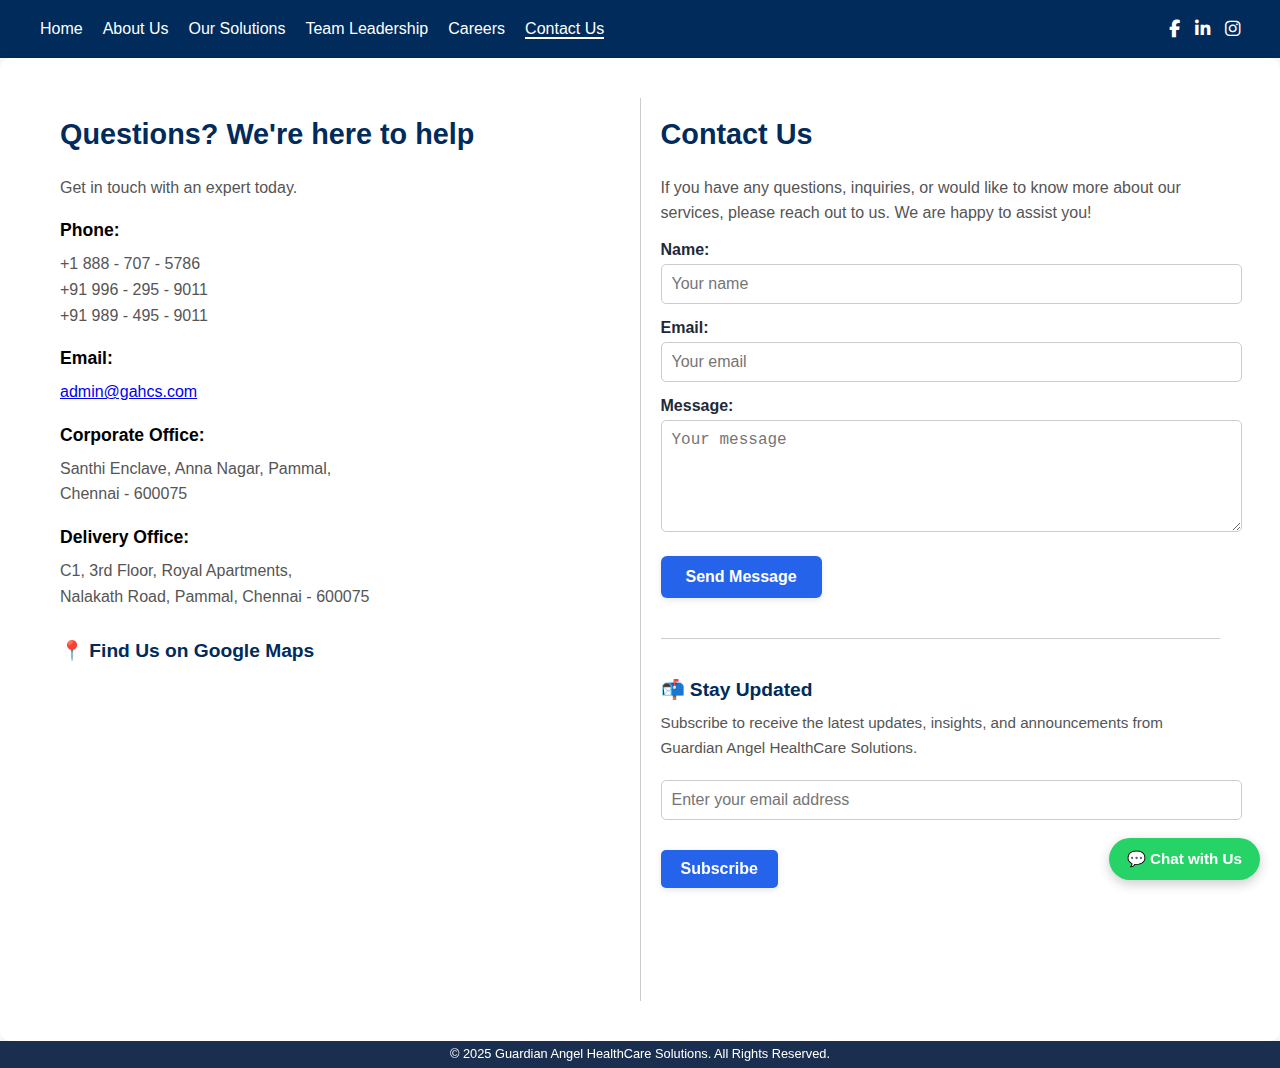
<file: contact.html>
<!DOCTYPE html>
<html lang="en">
<head>
  <meta charset="UTF-8" />
  <meta name="viewport" content="width=device-width, initial-scale=1.0" />
  <title>Contact Us - Guardian Angel HealthCare Solutions</title>
  <link rel="stylesheet" href="common.css" />
  <link rel="stylesheet" href="contact.css" />
<link rel="stylesheet" href="https://cdnjs.cloudflare.com/ajax/libs/font-awesome/6.5.0/css/all.min.css">
<a href="https://wa.me/919944963683" class="whatsapp-float" target="_blank" aria-label="Chat with us on WhatsApp">

  💬 Chat with Us
</a>

  <style>
    body {
      font-family: 'Segoe UI', sans-serif;
      margin: 0;
      background-color: #f9fafc;
      color: #1f2937;
    }

    header {
      background-color: #002B5B;
      padding: 0;
      margin: 0;
    }

    nav ul {
      list-style: none;
      display: flex;
      justify-content: center;
      gap: 20px;
      padding: 20px;
      margin: 0;
      background-color: #002B5B;
    }

    nav a {
      text-decoration: none;
      color: white;
      font-weight: 500;
    }

   nav a.active {
  color: white;
  text-decoration: underline;
  border-bottom: none;
}


    .container {
      display: flex;
      flex-wrap: wrap;
      padding: 40px;
      max-width: 1200px;
      margin: auto;
      background: #fff;
      box-shadow: 0 0 10px rgba(0,0,0,0.05);
      border-radius: 10px;
    }

    .contact-info, .contact-form {
      flex: 1 1 400px;
      padding: 20px;
    }

    .contact-info {
      border-right: 1px solid #ccc;
    }

    h2 {
      margin-top: 0;
      color: #002B5B;
      font-size: 1.8rem;
    }

    p {
      margin: 10px 0;
      color: #555;
      font-size: 1rem;
      line-height: 1.6;
    }

    .contact-info strong {
      display: block;
      margin-top: 20px;
      font-size: 1.1em;
      color: #000;
    }

    .contact-form label {
      display: block;
      margin-top: 15px;
      font-weight: bold;
      color: #1f2937;
    }

    .contact-form input,
    .contact-form textarea {
      width: 100%;
      padding: 10px;
      margin-top: 5px;
      border: 1px solid #ccc;
      border-radius: 5px;
      font-size: 1rem;
      resize: vertical;
    }

    .contact-form input:focus,
    .contact-form textarea:focus {
      outline: 2px solid #2563eb;
      border-color: #2563eb;
    }

    .contact-form button {
      margin-top: 20px;
      padding: 12px 25px;
      background-color: #2563eb;
      color: white;
      border: none;
      border-radius: 6px;
      font-size: 1rem;
      font-weight: 600;
      cursor: pointer;
      box-shadow: 0 2px 6px rgba(0,0,0,0.1);
      transition: background-color 0.3s ease;
    }

    .contact-form button:hover {
      background-color: #1e40af;
    }

    .map-embed {
      margin-top: 30px;
    }

    .map-embed h3 {
      font-size: 1.2rem;
      color: #002B5B;
      margin-bottom: 15px;
    }

    @media (max-width: 768px) {
      .container {
        flex-direction: column;
      }

      .contact-info {
        border-right: none;
        border-bottom: 1px solid #ccc;
      }

      .contact-info, .contact-form {
        padding: 30px 20px;
      }
    }

    footer {
      background-color: #1a2e4f;
      color: white;
      text-align: center;
      padding: 10px 20px;
      font-size: 0.8rem;
    }

.whatsapp-float {
  position: fixed;
  bottom: 20px;
  right: 20px;
  background-color: #25D366;
  color: white;
  padding: 12px 18px;
  border-radius: 50px;
  font-weight: 600;
  font-size: 0.95rem;
  text-decoration: none;
  box-shadow: 0 4px 12px rgba(0,0,0,0.2);
  z-index: 999;
  transition: background-color 0.3s ease;
}

.whatsapp-float:hover {
  background-color: #128C7E;
}

.newsletter-signup {
  margin-top: 40px;
  padding-top: 20px;
  border-top: 1px solid #ccc;
}

.newsletter-signup h3 {
  font-size: 1.2rem;
  color: #002B5B;
  margin-bottom: 10px;
}

.newsletter-signup p {
  font-size: 0.95rem;
  color: #555;
  margin-bottom: 15px;
}

.newsletter-signup input {
  width: 100%;
  padding: 10px;
  border-radius: 5px;
  border: 1px solid #ccc;
  font-size: 1rem;
  margin-bottom: 10px;
}

.newsletter-signup button {
  background-color: #2563eb;
  color: white;
  padding: 10px 20px;
  border: none;
  border-radius: 5px;
  font-size: 1rem;
  font-weight: 600;
  cursor: pointer;
  transition: background-color 0.3s ease;
}

.newsletter-signup button:hover {
  background-color: #1e40af;
}

#newsletter-success {
  font-size: 0.95rem;
  font-weight: 500;
}
  </style>
</head>

<body>
  <!-- Header / Navigation -->
<header>
  <div class="nav-wrapper">
    <ul class="nav-links">
      <li><a href="index.html">Home</a></li>
      <li><a href="about.html">About Us</a></li>
      <li><a href="solutions.html">Our Solutions</a></li>
      <li><a href="team.html">Team Leadership</a></li>
      <li><a href="careers.html">Careers</a></li>
      <li><a href="contact.html"class="active">Contact Us</a></li>
    </ul>
    <div class="social-icons">
      <a href="#"><i class="fab fa-facebook-f"></i></a>
      <a href="#"><i class="fab fa-linkedin-in"></i></a>
      <a href="#"><i class="fab fa-instagram"></i></a>
    </div>
  </div>
</header>

  <!-- Contact Section -->
  <div class="container">
    <!-- Left Section: Contact Information -->
    <div class="contact-info">
      <h2>Questions? We're here to help</h2>
      <p>Get in touch with an expert today.</p>

      <strong>Phone:</strong>
      <p>
        +1 888 - 707 - 5786<br>
        +91 996 - 295 - 9011<br>
        +91 989 - 495 - 9011
        
      </p>

      <strong>Email:</strong>
      <p><a href="mailto:admin@gahcs.com">admin@gahcs.com</a></p>

      <strong>Corporate Office:</strong>
      <p>Santhi Enclave, Anna Nagar, Pammal,<br>Chennai - 600075</p>

      <strong>Delivery Office:</strong>
      <p>C1, 3rd Floor, Royal Apartments,<br>Nalakath Road, Pammal, Chennai - 600075</p>

      <!-- Google Map Embed -->
      <div class="map-embed">
        <h3>📍 Find Us on Google Maps</h3>
        <iframe
          src="https://www.google.com/maps/embed?pb=!1m16!1m12!1m3!1d3887.9285083880286!2d80.1393562755424!3d12.976424364771592!2m3!1f0!2f0!3f0!3m2!1i1024!2i768!4f13.1!2m1!1sRoyal%20Apartments%2C%20Nalathambi%20Road%2C%20Pammal%2C%20Chennai%20-%20600075!5e0!3m2!1sen!2sus!4v1757811238322!5m2!1sen!2sus"
          width="100%"
          height="300"
          style="border:0; border-radius: 10px;"
          allowfullscreen=""
          loading="lazy"
          referrerpolicy="no-referrer-when-downgrade"
        ></iframe>
      </div>
    </div>

    <!-- Right Section: Contact Form -->
    <div class="contact-form">
      <h2>Contact Us</h2>
      <p>If you have any questions, inquiries, or would like to know more about our services, please reach out to us. We are happy to assist you!</p>

      <form action="#" method="post" role="form">
        <label for="name">Name:</label>
        <input type="text" id="name" name="name" placeholder="Your name" required>

        <label for="email">Email:</label>
        <input type="email" id="email" name="email" placeholder="Your email" required>

        <label for="message">Message:</label>
        <textarea id="message" name="message" rows="5" placeholder="Your message" required></textarea>

        <button type="submit" aria-label="Send your message">Send Message</button>
      </form>

<div class="newsletter-signup">
  <h3>📬 Stay Updated</h3>
  <p>Subscribe to receive the latest updates, insights, and announcements from Guardian Angel HealthCare Solutions.</p>
  <form id="newsletter-form">
    <input type="email" id="newsletter-email" placeholder="Enter your email address" required>
    <button type="submit">Subscribe</button>
  </form>
  <p id="newsletter-success" style="display:none; color:green; margin-top:10px;">
    ✅ Thanks for subscribing!
  </p>
</div>
</div>
    </div>
  </div>

<script>
  document.getElementById("newsletter-form").addEventListener("submit", function(e) {
    e.preventDefault(); // Prevent actual form submission
    document.getElementById("newsletter-success").style.display = "block";
    this.reset(); // Optional: clear the input field
  });
</script>

  <!-- Footer -->
  <footer>
    © 2025 Guardian Angel HealthCare Solutions. All Rights Reserved.
  </footer>
</body>
</html>
</file>
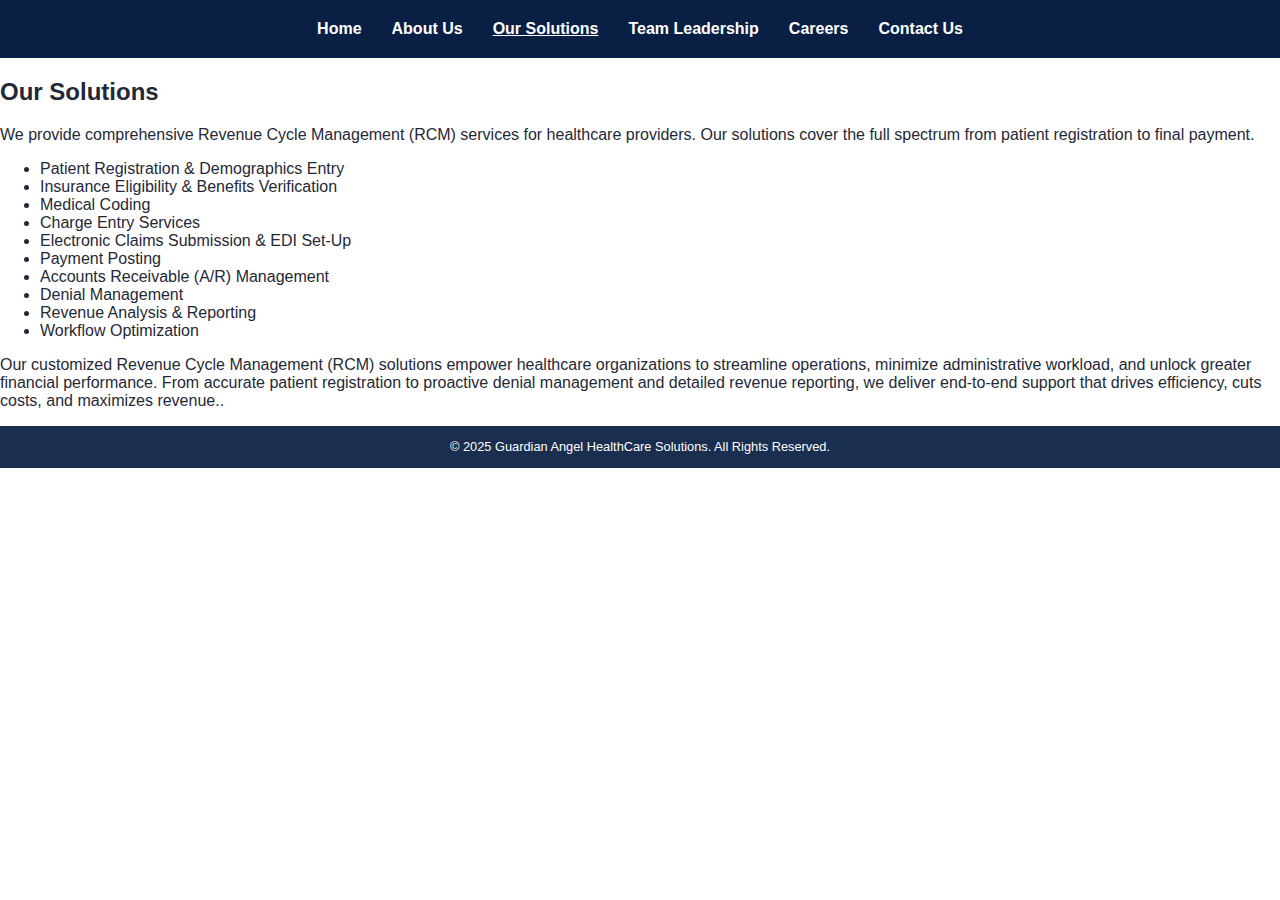
<file: solutions old.html>
<!DOCTYPE html>
<html lang="en">
<head>
  <meta charset="UTF-8">
  <meta name="viewport" content="width=device-width, initial-scale=1.0">
  <title>Our Solutions - Guardian Angel HealthCare Solutions</title>
  <link rel="stylesheet" href="common.css"> <!-- shared styles -->
  <link rel="stylesheet" href="solutions.css"> <!-- page-specific -->
</head>
<body>
  <!-- Header / Navigation -->
  <header>
    <nav>
      <ul>
        <li><a href="index.html">Home</a></li>
        <li><a href="about.html">About Us</a></li>
        <li><a href="solutions.html" class="active">Our Solutions</a></li>
        <li><a href="team.html">Team Leadership</a></li>
        <li><a href="careers.html">Careers</a></li>
        <li><a href="contact.html">Contact Us</a></li>
      </ul>
    </nav>
  </header>

  <!-- Main Content -->
  <main>
    <section id="solutions">
      <div class="about-box">
        <h2>Our Solutions</h2>
        <p>We provide comprehensive Revenue Cycle Management (RCM) services for healthcare providers. Our solutions cover the full spectrum from patient registration to final payment.</p>
        <ul>
          <li>Patient Registration & Demographics Entry</li>
          <li>Insurance Eligibility & Benefits Verification</li>
          <li>Medical Coding</li>
          <li>Charge Entry Services</li>
          <li>Electronic Claims Submission & EDI Set-Up</li>
<li>Payment Posting</li>
<li>Accounts Receivable (A/R) Management</li>
<li>Denial Management</li>
<li>Revenue Analysis & Reporting</li>
<li>Workflow Optimization</li>

        </ul>
        <p> Our customized Revenue Cycle Management (RCM) solutions empower healthcare organizations to streamline operations, minimize administrative workload, and unlock greater financial performance. From accurate patient registration to proactive denial management and detailed revenue reporting, we deliver end-to-end support that drives efficiency, cuts costs, and maximizes revenue..</p>
      </div>
    </section>
  </main>

  <!-- Footer -->
  <footer>
    <p>&copy; 2025 Guardian Angel HealthCare Solutions. All Rights Reserved.</p>
  </footer>
</body>
</html>
</file>
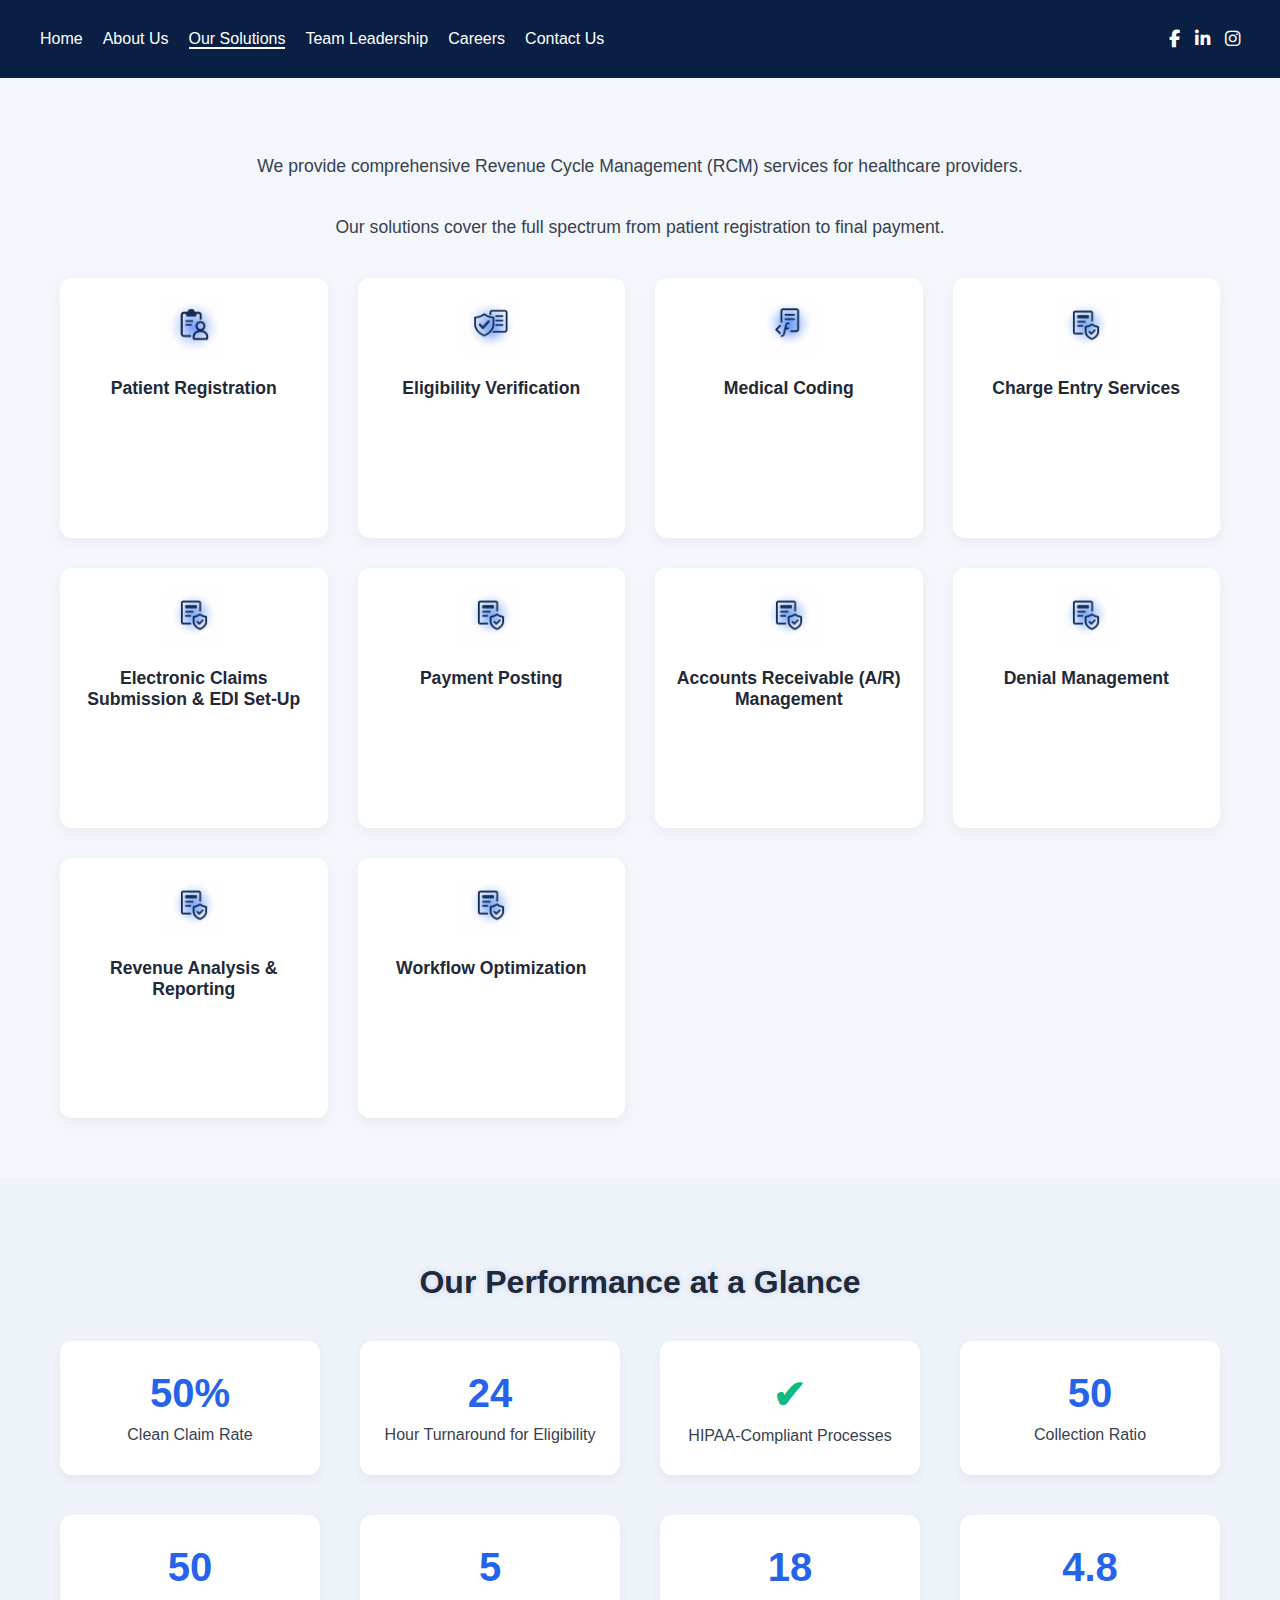
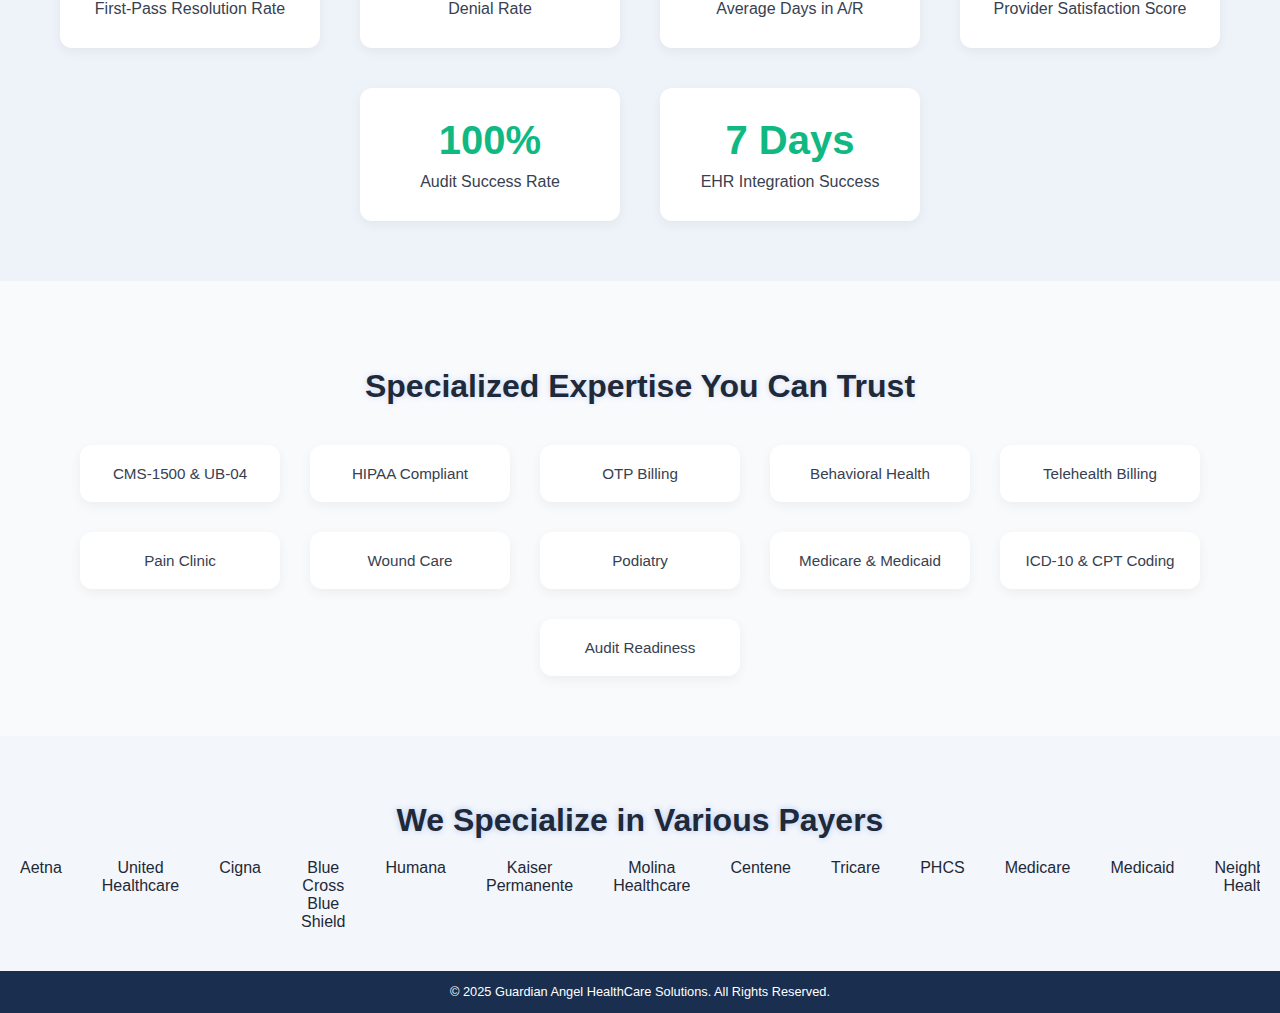
<file: solutions.html>
<!DOCTYPE html>
<html lang="en">
<head>
  <meta charset="UTF-8" />
  <meta name="viewport" content="width=device-width, initial-scale=1.0" />
  <title>Guardian Angel HealthCare Solutions</title>
  <link rel="stylesheet" href="common.css" />
 <link rel="stylesheet" href="solutions.css" />
<link rel="stylesheet" href="https://cdnjs.cloudflare.com/ajax/libs/font-awesome/6.5.0/css/all.min.css">
</head>



<body>
  <!-- Header / Navigation -->
  

<header>
  <div class="nav-wrapper">
    <ul class="nav-links">
      <li><a href="index.html">Home</a></li>
      <li><a href="about.html">About Us</a></li>
      <li><a href="solutions.html" class="active">Our Solutions</a></li>
      <li><a href="team.html">Team Leadership</a></li>
      <li><a href="careers.html">Careers</a></li>
      <li><a href="contact.html">Contact Us</a></li>
    </ul>
    <div class="social-icons">
      <a href="#"><i class="fab fa-facebook-f"></i></a>
      <a href="#"><i class="fab fa-linkedin-in"></i></a>
      <a href="#"><i class="fab fa-instagram"></i></a>
    </div>
  </div>
</header>

  <!-- Main Content -->
  <main>
<section id="solutions-flow">
  
  <p class="solutions-subtext">We provide comprehensive Revenue Cycle Management (RCM) services for healthcare providers.</p>

 <p class="solutions-subtext"> Our solutions cover the full spectrum from patient registration to final payment.</p>





  <div class="flow-container">
    <div class="flow-card" onclick="toggleCard(this)">
      <div class="flow-icon reg-icon"></div>
      <h3>Patient Registration</h3>
      <div class="flow-description">
        <p>Comprehensive patient registration and demographic entry to establish a reliable foundation for precise billing and streamlined healthcare operations.</p>
      </div>
    </div>

    <div class="flow-card" onclick="toggleCard(this)">
      <div class="flow-icon eligibility-icon"></div>
      <h3>Eligibility Verification</h3>
      <div class="flow-description">
        <p>Real-time insurance checks and comprehensive eligibility verification to confirm coverage, reduce claim denials, and ensure seamless revenue cycle efficiency.</p>
      </div>
    </div>

    <div class="flow-card" onclick="toggleCard(this)">
      <div class="flow-icon coding-icon"></div>
      <h3>Medical Coding</h3>
      <div class="flow-description">
        <p>Accurate medical coding to ensure compliance, optimize reimbursements, and maintain the integrity of clinical and financial records.</p>
      </div>
    </div>

    <div class="flow-card" onclick="toggleCard(this)">
      <div class="flow-icon charge-icon"></div>
      <h3>Charge Entry Services</h3>
      <div class="flow-description">
        <p>Precise charge entry services to capture accurate billing data, reduce errors, and accelerate the reimbursement process.</p>
      </div>
    </div>

<div class="flow-card" onclick="toggleCard(this)">
      <div class="flow-icon charge-icon"></div>
      <h3>Electronic Claims Submission & EDI Set-Up</h3>
      <div class="flow-description">
        <p>Streamlined electronic claims submission and efficient EDI set-up to expedite reimbursements, reduce rejections, and enhance overall revenue cycle performance.</p>
      </div>
    </div>

<div class="flow-card" onclick="toggleCard(this)">
      <div class="flow-icon charge-icon"></div>
      <h3>Payment Posting</h3>
      <div class="flow-description">
        <p>Accurate payment posting to reconcile accounts, identify discrepancies, and provide a clear foundation for efficient revenue cycle management.</p>
      </div>
    </div>

<div class="flow-card" onclick="toggleCard(this)">
      <div class="flow-icon charge-icon"></div>
      <h3>Accounts Receivable (A/R) Management</h3>
      <div class="flow-description">
        <p>Proactive A/R management to minimize outstanding balances, accelerate collections, and strengthen overall cash flow performance.</p>
      </div>
    </div>

<div class="flow-card" onclick="toggleCard(this)">
      <div class="flow-icon charge-icon"></div>
      <h3>Denial Management</h3>
      <div class="flow-description">
        <p>Systematic denial management to identify root causes, implement corrective actions, and recover maximum reimbursements with efficiency.</p>
      </div>
    </div>

<div class="flow-card" onclick="toggleCard(this)">
      <div class="flow-icon charge-icon"></div>
      <h3>Revenue Analysis & Reporting</h3>
      <div class="flow-description">
        <p>Comprehensive revenue analysis and reporting to deliver actionable insights, track financial performance, and drive informed decision-making.</p>
      </div>
    </div>

<div class="flow-card" onclick="toggleCard(this)">
      <div class="flow-icon charge-icon"></div>
      <h3>Workflow Optimization</h3>
      <div class="flow-description">
        <p>Streamlined workflow optimization to enhance operational efficiency, reduce bottlenecks, and ensure a seamless revenue cycle process.</p>
      </div>
    </div>

  </div>

</section> 

<div class="divider-gradient"></div>

<section id="kpi-highlights">
  <h2 class="kpi-heading">Our Performance at a Glance</h2>
  <div class="kpi-container">

    <div class="kpi-card">
      <div class="kpi-value" data-target="98">0%</div>
      <div class="kpi-label">Clean Claim Rate</div>
    </div>

    <div class="kpi-card">
      <div class="kpi-value" data-target="24">0</div>
      <div class="kpi-label">Hour Turnaround for Eligibility</div>
    </div>

    <div class="kpi-card">
      <div class="kpi-value static">✔</div>
      <div class="kpi-label">HIPAA-Compliant Processes</div>
    </div>

    <div class="kpi-card">
      <div class="kpi-value" data-target="96">0%</div>
      <div class="kpi-label">Collection Ratio</div>
    </div>

    <div class="kpi-card">
      <div class="kpi-value" data-target="92">0%</div>
      <div class="kpi-label">First-Pass Resolution Rate</div>
    </div>

    <div class="kpi-card">
      <div class="kpi-value" data-target="5">0%</div>
      <div class="kpi-label">Denial Rate</div>
    </div>

    <div class="kpi-card">
      <div class="kpi-value" data-target="18">0</div>
      <div class="kpi-label">Average Days in A/R</div>
    </div>

    <div class="kpi-card">
      <div class="kpi-value" data-target="4.8">0</div>
      <div class="kpi-label">Provider Satisfaction Score</div>
    </div>

    <div class="kpi-card">
      <div class="kpi-value static">100%</div>
      <div class="kpi-label">Audit Success Rate</div>
    </div>

    <div class="kpi-card">
      <div class="kpi-value static">7 Days</div>
      <div class="kpi-label">EHR Integration Success</div>
    </div>

  </div>
</section>

<div class="divider-gradient"></div>

<section id="compliance-highlights">
  <h2 class="compliance-heading">Specialized Expertise You Can Trust</h2>
  <div class="compliance-container">
    <div class="compliance-badge">
      <!-- <img src="images/cms1500.png" alt="CMS-1500 & UB-04"> -->
      <span>CMS-1500 & UB-04</span>
    </div>
    <div class="compliance-badge">
       <!-- <img src="images/cms1500.png" alt="CMS-1500 & UB-04"> -->
      <span>HIPAA Compliant</span>
    </div>
    <div class="compliance-badge">
       <!-- <img src="images/cms1500.png" alt="CMS-1500 & UB-04"> -->
      <span>OTP Billing</span>
    </div>
    <div class="compliance-badge">
    <!-- <img src="images/cms1500.png" alt="CMS-1500 & UB-04"> -->
      <span>Behavioral Health</span>
    </div>
    <div class="compliance-badge">
     <!-- <img src="images/cms1500.png" alt="CMS-1500 & UB-04"> -->
      <span>Telehealth Billing</span>
    </div>
    <div class="compliance-badge">
       <!-- <img src="images/cms1500.png" alt="CMS-1500 & UB-04"> -->
      <span>Pain Clinic</span>
    </div>
    <div class="compliance-badge">
         <!-- <img src="images/cms1500.png" alt="CMS-1500 & UB-04"> -->
      <span>Wound Care</span>
    </div>   
<div class="compliance-badge">
       <!-- <img src="images/cms1500.png" alt="CMS-1500 & UB-04"> -->
      <span>Podiatry</span>
    </div>
    <div class="compliance-badge">
       <!-- <img src="images/cms1500.png" alt="CMS-1500 & UB-04"> -->
      <span>Medicare & Medicaid</span>
    </div>
    <div class="compliance-badge">
       <!-- <img src="images/cms1500.png" alt="CMS-1500 & UB-04"> -->
      <span>ICD-10 & CPT Coding</span>
    </div>
    <div class="compliance-badge">
      <!-- <img src="images/cms1500.png" alt="CMS-1500 & UB-04"> -->
      <span>Audit Readiness</span>
    </div>
  </div>
</section>

<div class="divider-gradient"></div>

<section id="payer-strip">
  <h2 class="section-heading">We Specialize in Various Payers</h2>
  <div class="payer-scroll">
    <div class="payer-track">
      <!-- Original set of payer names -->
      <span class="payer-name">Aetna</span>
      <span class="payer-name">United Healthcare</span>
      <span class="payer-name">Cigna</span>
      <span class="payer-name">Blue Cross Blue Shield</span>
      <span class="payer-name">Humana</span>
      <span class="payer-name">Kaiser Permanente</span>
      <span class="payer-name">Molina Healthcare</span>
      <span class="payer-name">Centene</span>
      <span class="payer-name">Tricare</span>
      <span class="payer-name">PHCS</span>
      <span class="payer-name">Medicare</span>
      <span class="payer-name">Medicaid</span>
      <span class="payer-name">Neighborhood Health Plan</span>
      <span class="payer-name">Optum</span>
      <span class="payer-name">UMR</span>
      <span class="payer-name">Blue Shield of California</span>
      <span class="payer-name">Highmark</span>
      <span class="payer-name">Health Net</span>
      <span class="payer-name">WellCare</span>
      <span class="payer-name">AmeriHealth</span>
      <span class="payer-name">CareSource</span>
      <span class="payer-name">Geisinger Health Plan</span>
      <span class="payer-name">Priority Health</span>
      <span class="payer-name">Harvard Pilgrim</span>
      <span class="payer-name">Empire BlueCross</span>
<span class="payer-name">and many more</span>

      <!-- Duplicate set for seamless loop -->
      <span class="payer-name">Aetna</span>
      <span class="payer-name">United Healthcare</span>
      <span class="payer-name">Cigna</span>
      <span class="payer-name">Blue Cross Blue Shield</span>
      <span class="payer-name">Humana</span>
      <span class="payer-name">Kaiser Permanente</span>
      <span class="payer-name">Molina Healthcare</span>
      <span class="payer-name">Centene</span>
      <span class="payer-name">Tricare</span>
      <span class="payer-name">PHCS</span>
      <span class="payer-name">Medicare</span>
      <span class="payer-name">Medicaid</span>
      <span class="payer-name">Neighborhood Health Plan</span>
      <span class="payer-name">Optum</span>
      <span class="payer-name">UMR</span>
      <span class="payer-name">Blue Shield of California</span>
      <span class="payer-name">Highmark</span>
      <span class="payer-name">Health Net</span>
      <span class="payer-name">WellCare</span>
      <span class="payer-name">AmeriHealth</span>
      <span class="payer-name">CareSource</span>
      <span class="payer-name">Geisinger Health Plan</span>
      <span class="payer-name">Priority Health</span>
      <span class="payer-name">Harvard Pilgrim</span>
      <span class="payer-name">Empire BlueCross</span>
<span class="payer-name">and many more</span>
    </div>
  </div>
</section>



 <!-- Footer -->
  <footer>
    <p>&copy; 2025 Guardian Angel HealthCare Solutions. All Rights Reserved.</p>
  </footer>
<script>
function toggleCard(card) {
  document.querySelectorAll('.flow-card').forEach(c => {
    if (c !== card) c.classList.remove('active');
  });
  card.classList.toggle('active');
}
</script>
<script>
  const counters = document.querySelectorAll('.kpi-value[data-target]');
  counters.forEach(counter => {
    const updateCount = () => {
      const target = +counter.getAttribute('data-target');
      const count = +counter.innerText.replace('%','');
      const increment = target / 60;

      if (count < target) {
        counter.innerText = Math.ceil(count + increment) + (target === 98 ? '%' : '');
        setTimeout(updateCount, 30);
      } else {
        counter.innerText = target + (target === 98 ? '%' : '');
      }
    };
    updateCount();
  });
</script>
</body>
</html>
</file>
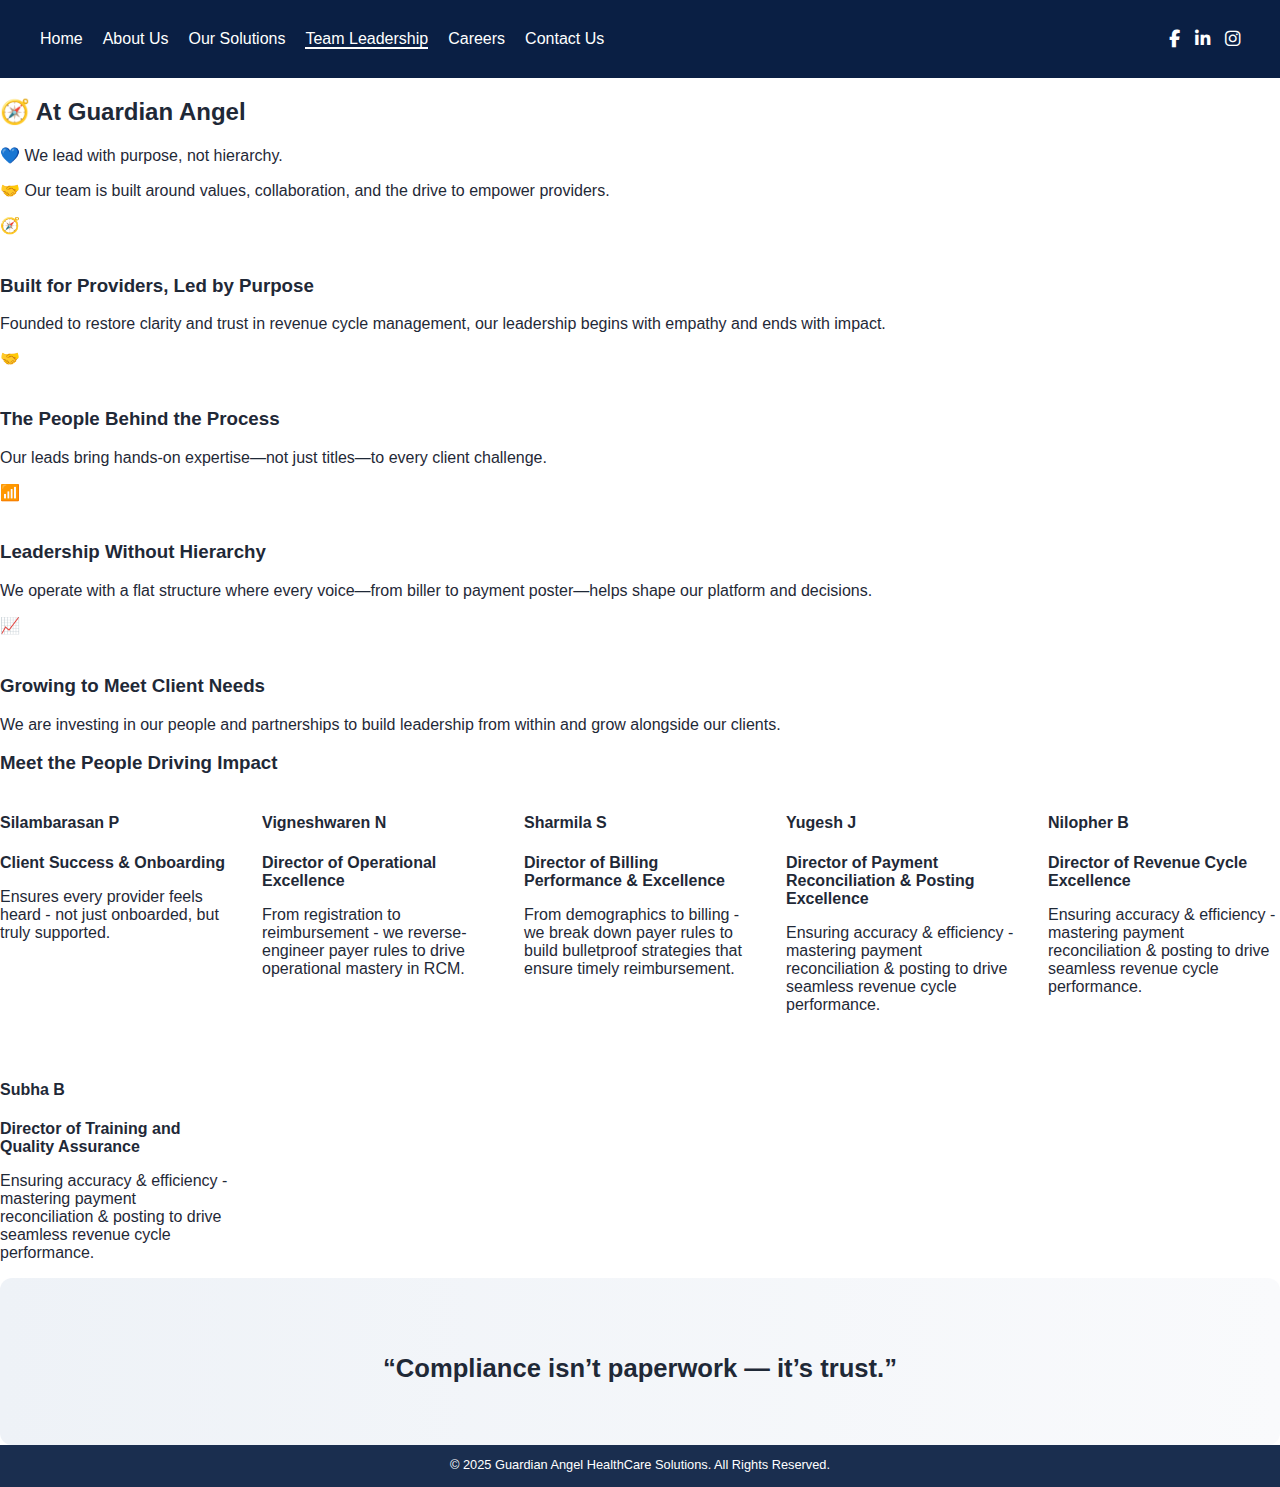
<file: team.html>
<!DOCTYPE html>
<html lang="en">


<head>
  <meta charset="UTF-8" />
  <meta name="viewport" content="width=device-width, initial-scale=1.0" />
  <title>Guardian Angel HealthCare Solutions</title>
  <link rel="stylesheet" href="common.css" />
<link rel="stylesheet" href="team.css">   <!-- page-specific -->
<link rel="stylesheet" href="https://cdnjs.cloudflare.com/ajax/libs/font-awesome/6.5.0/css/all.min.css">
</head>

<body>
  
<!-- Header / Navigation -->
<header>
  <div class="nav-wrapper">
    <ul class="nav-links">
      <li><a href="index.html" >Home</a></li>
      <li><a href="about.html">About Us</a></li>
      <li><a href="solutions.html">Our Solutions</a></li>
      <li><a href="team.html" class="active">Team Leadership</a></li>
      <li><a href="careers.html">Careers</a></li>
      <li><a href="contact.html">Contact Us</a></li>
    </ul>
    <div class="social-icons">
      <a href="#"><i class="fab fa-facebook-f"></i></a>
      <a href="#"><i class="fab fa-linkedin-in"></i></a>
      <a href="#"><i class="fab fa-instagram"></i></a>
    </div>
  </div>
</header>


  <!-- Main Content -->
  <main>
 <section id="leadership">
  <div class="leadership-intro">
    <h2>🧭 At Guardian Angel</h2>
    <p>💙 We lead with purpose, not hierarchy.</p>
    <p>🤝 Our team is built around values, collaboration, and the drive to empower providers.</p>
  </div>

  <div class="content-wrapper">
    <div class="leadership-philosophy">
      <div class="philosophy-card">
        <div class="icon">🧭</div>
        <h3>Built for Providers, Led by Purpose</h3>
        <p>Founded to restore clarity and trust in revenue cycle management, our leadership begins with empathy and ends with impact.</p>
      </div>

      <div class="philosophy-card">
        <div class="icon">🤝</div>
        <h3>The People Behind the Process</h3>
        <p>Our leads bring hands-on expertise—not just titles—to every client challenge.</p>
      </div>

      <div class="philosophy-card">
        <div class="icon">📶</div>
        <h3>Leadership Without Hierarchy</h3>
        <p>We operate with a flat structure where every voice—from biller to payment poster—helps shape our platform and decisions.</p>
      </div>

      <div class="philosophy-card">
        <div class="icon">📈</div>
        <h3>Growing to Meet Client Needs</h3>
        <p>We are investing in our people and partnerships to build leadership from within and grow alongside our clients.</p>
      </div>
    </div>
  </div>

<div class="divider-gradient"></div>

  <div class="content-wrapper">
    <div class="team-section">
      <h3>Meet the People Driving Impact</h3>
      <div class="team-grid">
        <div class="team-card">
          <h4>Silambarasan P</h4>
          <p><strong>Client Success & Onboarding</strong></p>
          <p> Ensures every provider feels heard - not just onboarded, but truly supported.</p>
        </div>

        <div class="team-card">
          <h4>Vigneshwaren N</h4>
          <p><strong>Director of Operational Excellence</strong></p>
          <p> From registration to reimbursement - we reverse-engineer payer rules to drive operational mastery in RCM.</p>
        </div>

        <div class="team-card">
          <h4>Sharmila S</h4>
          <p><strong>Director of Billing Performance & Excellence</strong></p>
          <p> From demographics to billing - we break down payer rules to build bulletproof strategies that ensure timely reimbursement.</p>
        </div>

        <div class="team-card">
          <h4>Yugesh J</h4>
          <p><strong>Director of Payment Reconciliation & Posting Excellence</strong></p>
          <p>Ensuring accuracy & efficiency - mastering payment reconciliation & posting to drive seamless revenue cycle performance.</p>
        </div>

<div class="team-card">
          <h4>Nilopher B </h4>
          <p><strong>Director of Revenue Cycle Excellence</strong></p>
          <p>Ensuring accuracy & efficiency - mastering payment reconciliation & posting to drive seamless revenue cycle performance.</p>
        </div>

<div class="team-card">
          <h4>Subha B </h4>
          <p><strong>Director of Training and Quality Assurance</strong></p>
          <p>Ensuring accuracy & efficiency - mastering payment reconciliation & posting to drive seamless revenue cycle performance.</p>
        </div>

      </div>
    </div>
  </div>
</section>
  </main>

<section class="quote-carousel">
  <div class="quote-card active">
    <p class="quote-text">“Compliance isn’t paperwork — it’s trust.”</p>
    
  </div>
  <div class="quote-card">
    <p class="quote-text">“Precision is compassion in billing.”</p>
   
  </div>
  <div class="quote-card">
    <p class="quote-text">“We don’t just manage revenue — we build reliability.”</p>
    
  </div>
  <div class="quote-card">
    <p class="quote-text">“Every claim tells a story. We make sure it ends well.”</p>
    
  </div>
</section>



  <!-- Footer -->
  <footer>
    <p>&copy; 2025 Guardian Angel HealthCare Solutions. All Rights Reserved.</p>
  </footer>



<script>
  const cards = document.querySelectorAll('.quote-card');
  let current = 0;

  setInterval(() => {
    cards[current].classList.remove('active');
    current = (current + 1) % cards.length;
    cards[current].classList.add('active');
  }, 5000);
</script>

</body>

</body>
</html>
</file>
<file: contact.css>
/* Contact page-specific styles */
#contact {
  background: #f4f4f4;
  padding: 60px 20px;
  text-align: center;
}

#contact h3 {
  font-size: 2rem;
  color: #002B5B;
  margin-bottom: 20px;
}

#contact .about-box {
  background: #ffffff;
  padding: 25px;
  margin: 20px auto;
  max-width: 700px;
  border-radius: 10px;
  box-shadow: 0px 2px 6px rgba(0,0,0,0.1);
  text-align: left;
}

#contact .about-box p {
  font-size: 1.1rem;
  line-height: 1.6;
  margin-bottom: 15px;
  color: #333;
}

#contact form input,
#contact form textarea {
  width: 100%;
  padding: 10px;
  margin-bottom: 15px;
  border-radius: 5px;
  border: 1px solid #ccc;
  font-size: 1rem;
}

#contact form button {
  background-color: #002B5B;
  color: white;
  padding: 10px 25px;
  border: none;
  border-radius: 5px;
  font-size: 1rem;
  cursor: pointer;
  transition: background-color 0.3s ease;
}

#contact form button:hover {
  background-color: #FFD700;
  color: #002B5B;
}
</file>
<file: solutions.css>
/* === Page Container === */
#solutions-page {
  background: url('images/solution1.png') no-repeat center left;
  background-size: cover;
  padding: 40px 20px;
  text-align: left;

  display: flex;
  flex-direction: column;
  justify-content: center;
  align-items: flex-start;

  max-width: 1500px;
  margin: 0 auto;
  min-height: 100vh;
}

/* === Flow Section === */
#solutions-flow {
  background-color: #f3f6fb;
  padding: 60px 20px;
  text-align: center;
}

.solutions-heading {
  font-size: 2rem;
  margin-bottom: 10px;
  color: #1f2937;
  text-shadow: 0 0 6px rgba(37,99,235,0.3);
}

.solutions-subtext {
  font-size: 1.1rem;
  color: #374151;
  margin-bottom: 40px;
}

/* === Grid Layout === */
.flow-container {
  display: grid;
  grid-template-columns: repeat(4, 1fr);
  gap: 30px;
  max-width: 1200px;
  margin: 0 auto;
  padding: 0 20px;
  box-sizing: border-box;
}

.flow-card {
  background-color: white;
  padding: 20px;
  border-radius: 12px;
  box-shadow: 0 4px 12px rgba(0,0,0,0.05);
  text-align: center;
  transition: transform 0.3s ease;
  box-sizing: border-box;
  display: flex;
  flex-direction: column;
  justify-content: flex-start;
  min-height: 260px; /* Ensures all cards stay equal height */
  overflow: hidden;
}



/* === Icon Styling === */
/* === Icon Styling === */
.flow-icon {
  position: relative;
  width: 60px;
  height: 60px;
  margin: 0 auto 10px;
  background-size: contain;
  background-repeat: no-repeat;
  background-position: center;
  z-index: 1; /* ensures icon sits above glow */
}

.flow-icon::before {
  content: "";
  position: absolute;
  top: 0;
  left: 0;
  width: 60px;
  height: 60px;
  border-radius: 50%;
  background: radial-gradient(circle, rgba(199, 210, 254, 0.6), transparent);
  z-index: 0;
  opacity: 0;
  transition: opacity 0.3s ease;
}

/* === Icon Classes === */
.reg-icon         { background-image: url('images/registrationglow.png'); }
.eligibility-icon { background-image: url('images/eligibilityglow.png'); }
.coding-icon      { background-image: url('images/codingglow.png'); }
.charge-icon      { background-image: url('images/chargeglow.png'); }
.Edi-icon         { background-image: url('images/Ediglow.png'); }

/* === Title Styling === */
.flow-card h3 {
  font-size: 1.1rem;
  margin: 10px 0;
  color: #1f2937;
  cursor: pointer; 
}

/* === Description Reveal on Hover === */
.flow-description {
  opacity: 0;
  max-height: 0;
  transition: box-shadow 0.3s ease, transform 0.3s ease;
}

.flow-card:hover {
  box-shadow:
    0 0 12px rgba(37, 99, 235, 0.4),   /* outer glow */
    0 0 0 2px rgba(37, 99, 235, 0.2);  /* soft border ring */
  transform: translateY(-4px);
}

.flow-card:hover .flow-description {
  opacity: 1;
  max-height: 300px;
  margin-top: 10px;
}
.flow-card:hover .flow-icon::before {
  opacity: 1;
}

/* === Responsive Layout === */
@media (max-width: 1024px) {
  .flow-container {
    grid-template-columns: repeat(2, 1fr);
  }
}

@media (max-width: 600px) {
  .flow-container {
    grid-template-columns: 1fr;
  }

.flow-description {
  max-height: 0;
  overflow: hidden;
  opacity: 0;
  padding-top: 0;
  margin-top: 0;
  transition:
    max-height 0.4s ease,
    opacity 0.3s ease,
    padding-top 0.3s ease,
    margin-top 0.3s ease;
}

.flow-card:hover .flow-description {
  max-height: 300px;
  opacity: 1;
  padding-top: 10px;
  margin-top: 10px;
}

}



/* === KPI Section === */


#kpi-highlights {
  background-color: #eef2f9;
  padding: 60px 20px;
  text-align: center;
}

.kpi-heading {
  font-size: 2rem;
  color: #1f2937;
  margin-bottom: 40px;
  text-shadow: 0 0 6px rgba(37,99,235,0.2);
}

.kpi-container {
  display: flex;
  justify-content: center;
  gap: 40px;
  flex-wrap: wrap;
}

.kpi-card {
  background-color: white;
  border-radius: 12px;
  padding: 30px 20px;
  width: 220px;
  box-shadow: 0 4px 12px rgba(0,0,0,0.05);
  transition: transform 0.3s ease;
  position: relative;
}

.kpi-card:hover {
  transform: translateY(-4px);
  box-shadow: 0 0 12px rgba(37,99,235,0.3);
}

.kpi-value {
  font-size: 2.5rem;
  font-weight: bold;
  color: #2563eb;
  margin-bottom: 10px;
  animation: pulseGlow 2s infinite;
}

.kpi-value.static {
  font-size: 2.5rem;
  color: #10b981;
  animation: none;
}

.kpi-label {
  font-size: 1rem;
  color: #374151;
}

/* === Glow Animation === */
@keyframes pulseGlow {
  0% { text-shadow: 0 0 0px rgba(37,99,235,0.4); }
  50% { text-shadow: 0 0 12px rgba(37,99,235,0.6); }
  100% { text-shadow: 0 0 0px rgba(37,99,235,0.4); }
}

/* === Complainace Section === */

#compliance-highlights {
  background-color: #f9fafc;
  padding: 60px 20px;
  text-align: center;
}

.compliance-heading {
  font-size: 2rem;
  color: #1f2937;
  margin-bottom: 40px;
  text-shadow: 0 0 6px rgba(37,99,235,0.2);
}

.compliance-container {
  display: flex;
  flex-wrap: wrap;
  justify-content: center;
  gap: 30px;
}

.compliance-badge {
  background-color: white;
  border-radius: 12px;
  padding: 20px;
  width: 160px;
  box-shadow: 0 4px 12px rgba(0,0,0,0.05);
  transition: transform 0.3s ease;
  text-align: center;
}

.compliance-badge:hover {
  transform: translateY(-4px);
  box-shadow: 0 0 12px rgba(37,99,235,0.3);
}

.compliance-badge img {
  width: 48px;
  height: 48px;
  margin-bottom: 10px;
}

.compliance-badge span {
  display: block;
  font-size: 0.95rem;
  color: #374151;
  font-weight: 500;
}

#payer-strip {
  background-color: #f3f6fb;
  padding: 40px 20px;
  text-align: center;
  overflow: hidden;
}

.payer-scroll {
  overflow: hidden;
  width: 100%;
}

.payer-track {
  display: flex;
  gap: 40px;
  min-width: 200%;
  animation: scrollLogos 30s linear infinite;
}

.payer-track img {
  height: 40px;
}

@keyframes scrollLogos {
  0% { transform: translateX(0); }
  100% { transform: translateX(-50%); }
}
</file>
<file: team.css>
/* Team page specific styles */
#team-leadership {
  background-color: #f9fafc;
  padding: 60px 20px;
  text-align: center;
}

.team-heading {
  font-size: 2rem;
  color: #1f2937;
  margin-bottom: 40px;
}

.team-grid {
  display: grid;
  grid-template-columns: repeat(auto-fit, minmax(220px, 1fr));
  gap: 30px;
  justify-items: center;
}

.leader-card {
  background-color: white;
  border-radius: 12px;
  padding: 20px;
  width: 100%;
  max-width: 280px;
  box-shadow: 0 4px 12px rgba(0,0,0,0.05);
  transition: transform 0.3s ease;
}

.leader-card:hover {
  transform: translateY(-4px);
  box-shadow: 0 0 12px rgba(37,99,235,0.3);
}

.leader-photo {
  width: 80px;
  height: 80px;
  border-radius: 50%;
  object-fit: cover;
  margin-bottom: 15px;
}

.leader-title {
  font-size: 1rem;
  color: #374151;
  margin-bottom: 10px;
}

.leader-bio {
  font-size: 0.9rem;
  color: #4b5563;
}


.quote-carousel {
  position: relative;
  background: linear-gradient(to right, #eef2f7, #f9fafc);
  padding: 50px 20px;
  border-radius: 12px;
  overflow: hidden;
  text-align: center;
}

.quote-card {
  position: absolute;
  top: 0;
  left: 0;
  width: 100%;
  opacity: 0;
  transition: opacity 0.8s ease-in-out;
}

.quote-card.active {
  opacity: 1;
  position: relative;
}

.quote-text {
  font-size: 1.6rem;
  font-weight: 600;
  color: #1f2937;
  margin-bottom: 12px;
  font-family: 'Segoe UI', sans-serif;
}

.quote-author {
  font-size: 1rem;
  color: #4b5563;
  font-style: italic;
}
</file>
<file: common.css>
/* Reset & Base */
body {
  margin: 0;
  font-family: 'Segoe UI', sans-serif;
  background-color: #ffffff;
  color: #1f2937;
}

/* Header Navigation */
header {
  background-color: #0a1f44; /* deep blue for contrast */
  padding: 10px 0;
}

header nav ul li a {
  color: white;
  text-decoration: none;
  font-weight: 600;
}
/* Hero Section */
.hero {
  background: linear-gradient(to right, #0a1f44, #0f2c5c);
  color: white;
  padding: 60px 20px;
  display: flex;
  align-items: center;
  justify-content: center;
  min-height: 60vh;
}

.hero-content {
  display: flex;
  align-items: center;
  justify-content: center;
  gap: 40px;
  flex-wrap: wrap;
}

.hero-icon {
  width: 300px;
  height: 300px;
  background: url('images/AboutHero.png') no-repeat center center;
  background-size: contain;
  flex-shrink: 0;
}

.hero-text h1 {
  font-size: 2.5rem;
  margin-bottom: 20px;
}

.hero-text p {
  font-size: 1.2rem;
  margin-bottom: 30px;
  color: #cbd5e1;
}

/* CTA Button */
.cta-button {
  display: inline-flex;
  align-items: center;
  gap: 12px;
  padding: 14px 28px;
  background-color: #2563eb;
  color: white;
  border-radius: 8px;
  font-weight: 600;
  text-decoration: none;
  box-shadow: 0 0 12px rgba(37,99,235,0.6);
  animation: pulseGlow 2s infinite;
  transition: background-color 0.3s ease, transform 0.3s ease;
}

.cta-button:hover {
  background-color: #1e40af;
  transform: translateY(-2px);
}

.cta-icon {
  width: 24px;
  height: 24px;
  background-image: url('images/Getintouchglow.png');
  background-size: contain;
  background-repeat: no-repeat;
}

@keyframes pulseGlow {
  0% { box-shadow: 0 0 12px rgba(37,99,235,0.6); }
  50% { box-shadow: 0 0 20px rgba(37,99,235,0.9); }
  100% { box-shadow: 0 0 12px rgba(37,99,235,0.6); }
}

/* About Section */
#about {
  background-color:f3f6fb;
  padding: 60px 20px;
}

.about-grid {
  display: grid;
  grid-template-columns: repeat(3, 1fr);
  gap: 30px;
  max-width: 1200px;
  margin: 0 auto;
}

card {
  background-color: #0a1f44; /* deep blue */
  color: white;
  padding: 30px;
  border-radius: 12px;
  box-shadow: 0 6px 16px rgba(0,0,0,0.1);
  transition: transform 0.3s ease, box-shadow 0.3s ease;
}


.card:hover {
  transform: translateY(-5px);
  box-shadow: 0 8px 20px rgba(0,0,0,0.2);
}

.card h3 {
  font-size: 1.5rem;
  margin-bottom: 15px;
}

.card p {
color: #1f2937; /* deep black-blue for clarity */
  font-size: 1rem;
  line-height: 1.6;
}

.card-icon {
  display: flex;
  align-items: flex-start;
  gap: 20px;
}

.card-text {
  flex: 1;
}

.icon {
  width: 40px;
  height: 40px;
  background-size: contain;
  background-repeat: no-repeat;
  filter: drop-shadow(0 0 6px rgba(255,255,255,0.4));
}


.about-icon {
  background-image: url('images/aboutusglow.png');
}

.star-icon {
  background-image: url('images/starglow.png');
}

.target-icon {
  background-image: url('images/targetglow.png');
}

/* Curve Divider */
.curve-divider {
  position: relative;
  height: 50px;
  overflow: hidden;
}
.curve-divider svg {
  position: absolute;
  bottom: 0;
  width: 100%;
  height: 100%;
}
/* Testimonials Section */
#testimonials {
  background-color: #f3f6fb;
  padding: 10px 5px 15px;
  text-align: center;
}

.testimonial-heading {
  font-size: 2rem;
  margin: 10px 0 7px;
  animation: glowFadeIn 2s ease-in-out;
  text-shadow: 0 0 8px rgba(37,99,235,0.6);
}

@keyframes glowFadeIn {
  0% { opacity: 0; text-shadow: 0 0 0 rgba(37,99,235,0); }
  100% { opacity: 1; text-shadow: 0 0 8px rgba(37,99,235,0.6); }
}

.testimonial-scroll {
  overflow: hidden;
  width: 100%;
  padding: 20px 0;
}

.testimonial-track {
  display: flex;
  gap: 20px;
  animation: scrollTestimonials 20s linear infinite;
}

.testimonial-scroll:hover .testimonial-track {
  animation-play-state: paused;
}

.testimonial-card {
  display: flex;
  flex-direction: column;
  align-items: center;
  text-align: center;
  min-width: 250px;
  flex-shrink: 0;
  background: white;
  padding: 30px 20px;
  border-radius: 12px;
  box-shadow: 0 4px 12px rgba(0,0,0,0.05);
  font-style: italic;
  color: #374151;
  scroll-snap-align: start;
}

.testimonial-card span {
  display: block;
  margin-top: 15px;
  font-weight: 600;
}

.quote-icon {
  width: 32px;
  height: 32px;
  background-image: url('images/Quoteglow.png');
  background-size: contain;
  background-repeat: no-repeat;
  margin-bottom: 12px;
  filter: drop-shadow(0 0 6px rgba(37,99,235,0.4));
}

@keyframes scrollTestimonials {
  0% { transform: translateX(0); }
  100% { transform: translateX(-100%); }
}

/* CTA Section */
.cta-contact {
  display: flex;
  justify-content: center;
  margin: 15px 0;
}

/* Footer */
footer {
  background-color: #1a2e4f;
  color: white;
  text-align: center;
  padding: 5px 7px;
  font-size: 0.8rem;
  line-height: 0.5;
  margin-top: 0;
}


/* Responsive Layout */
@media (max-width: 768px) {
  .about-grid {
    grid-template-columns: 1fr;
  }

  .card-icon {
    flex-direction: column;
    align-items: center;
    text-align: center;
  }

  .icon {
    margin-bottom: 10px;
  }

  .hero-content {
    flex-direction: column;
    text-align: center;
  }

  .hero-icon {
    margin-bottom: 20px;
  }

  .testimonial-track {
    animation: none;
    flex-wrap: wrap;
    justify-content: center;
  }

  .testimonial-card {
    min-width: 80%;
    margin-bottom: 20px;
  }

  .cta-button {
    flex-direction: column;
    gap: 8px;
  }
}

#why-choose-us {
  background-color: #f9fafb;
  padding: 20px 20px;
  text-align: center;
}

.section-heading {
  font-size: 2rem;
  margin-bottom: 20px;
  color: #1f2937;
  text-shadow: 0 0 6px rgba(37,99,235,0.3);
}

.choose-grid {
  display: grid;
  grid-template-columns: repeat(3, 1fr);
  gap: 30px;
  max-width: 1200px;
  margin: 0 auto;
}

.choose-card {
  background-color: white;
  padding: 30px;
  border-radius: 12px;
  box-shadow: 0 4px 12px rgba(0,0,0,0.05);
  transition: transform 0.3s ease, box-shadow 0.3s ease;
}

.choose-card:hover {
  transform: translateY(-5px);
  box-shadow: 0 6px 16px rgba(0,0,0,0.1);
}

.choose-card h3 {
  font-size: 1.4rem;
  margin-bottom: 15px;
  color: #1f2937;
}

.choose-card p {
  font-size: 1rem;
  color: #374151;
  line-height: 1.6;
}

.choose-icon {
  width: 40px;
  height: 40px;
  margin: 0 auto 20px;
  background-size: contain;
  background-repeat: no-repeat;
  filter: drop-shadow(0 0 6px rgba(37,99,235,0.5));
}

.trust-icon {
  background-image: url('images/trustglow.png');
}

.care-icon {
  background-image: url('images/careglow.png');
}

.growth-icon {
  background-image: url('images/growthglow.png');
}

/* Responsive */
@media (max-width: 768px) {
  .choose-grid {
    grid-template-columns: 1fr;
  }
}

@keyframes fadeUp {
  0% { opacity: 0; transform: translateY(20px); }
  100% { opacity: 1; transform: translateY(0); }
}

.section-heading {
  animation: fadeUp 1s ease-in-out;
}

.nav-wrapper {
  display: flex;
  justify-content: space-between;
  align-items: center;
  padding: 0 40px;
}

.nav-links {
  display: flex;
  gap: 20px;
  list-style: none;
  margin: 0;
  padding: 20px 0;
}

.nav-links a {
  text-decoration: none;
  color: white;
  font-weight: 500;
}

.nav-links a.active {
  border-bottom: 2px solid white;
}

.social-icons {
  display: flex;
  gap: 15px;
}

.social-icons a {
  color: white;
  font-size: 1.1rem;
  transition: color 0.3s ease;
}

.social-icons a:hover {
  color: #FFD700;
}
header nav ul {
  list-style: none;
  display: flex;
  justify-content: center;
  gap: 30px;
  padding: 10px;
  background-color: #0a1f44;
  margin: 0;
}

header nav ul li a {
  color: white;
  text-decoration: none;
  font-weight: 600;
}

header nav ul li a.active {
  text-decoration: underline;
}
</file>
